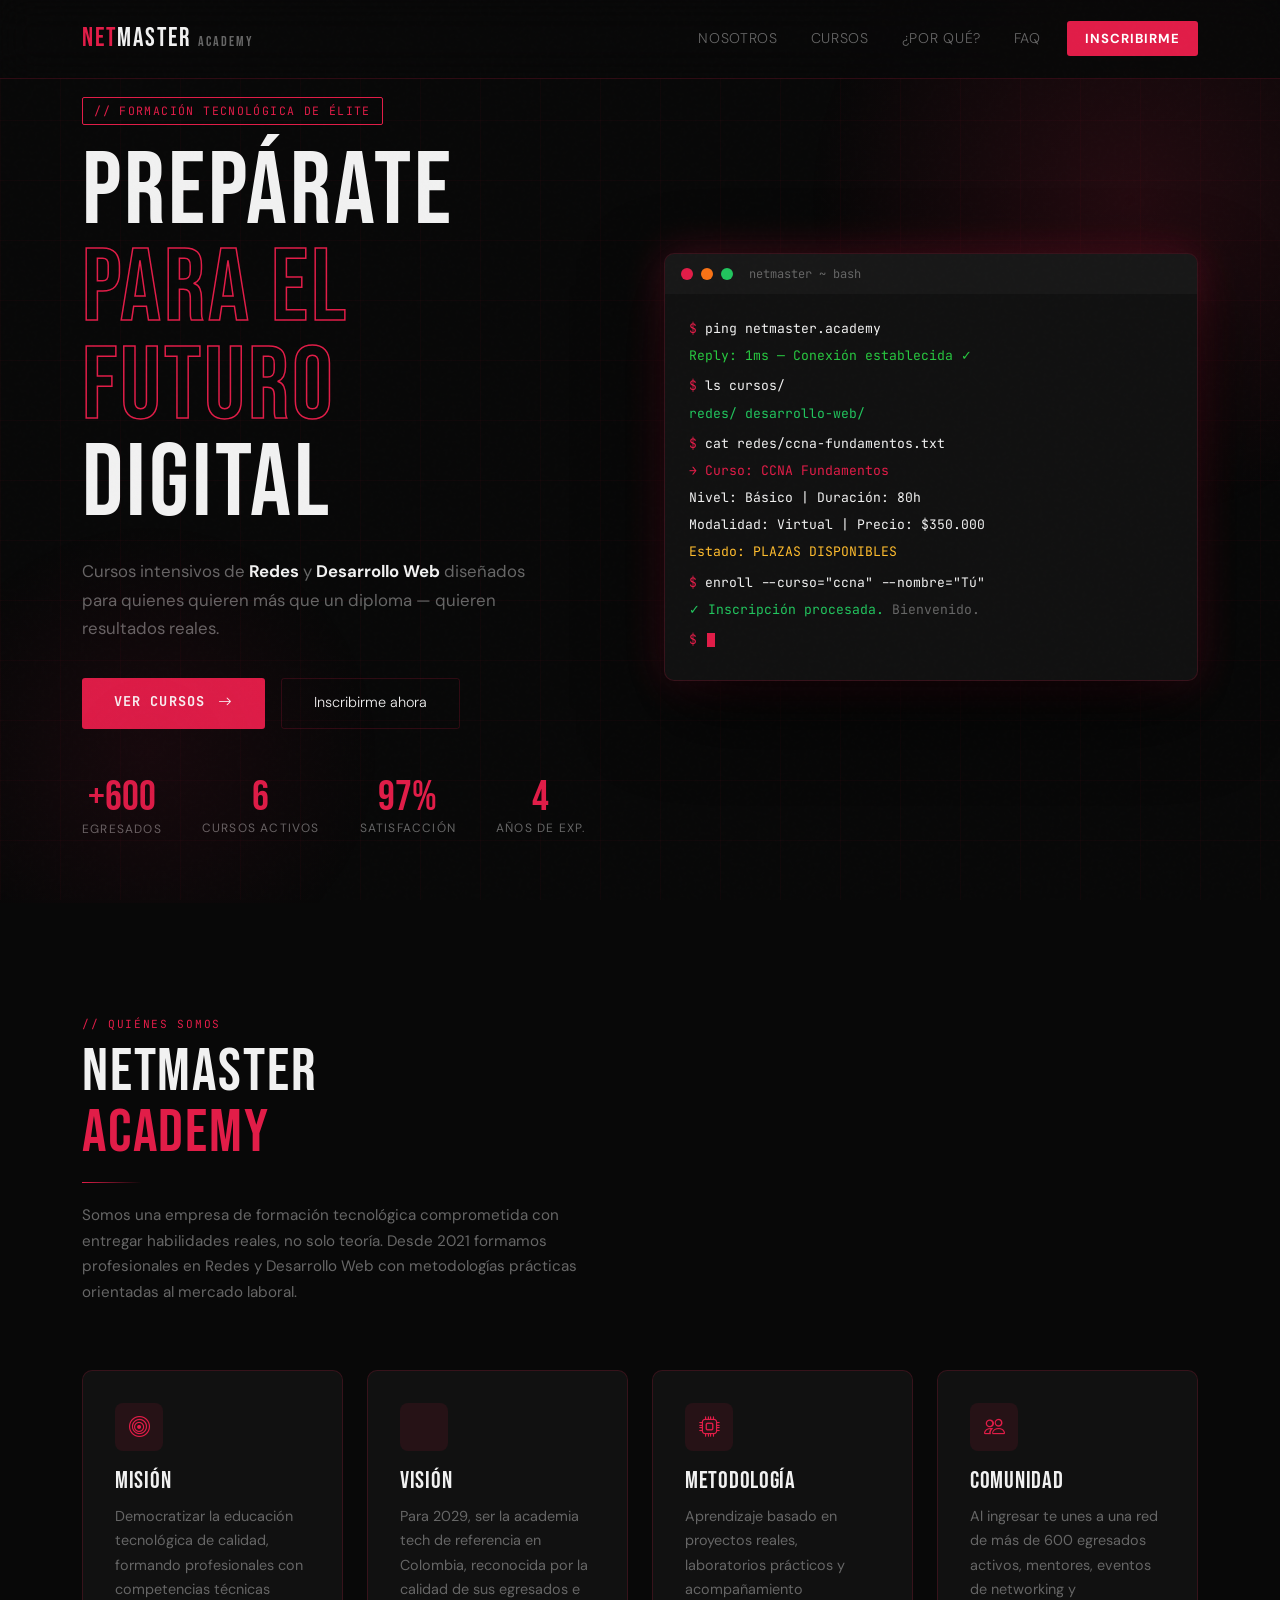
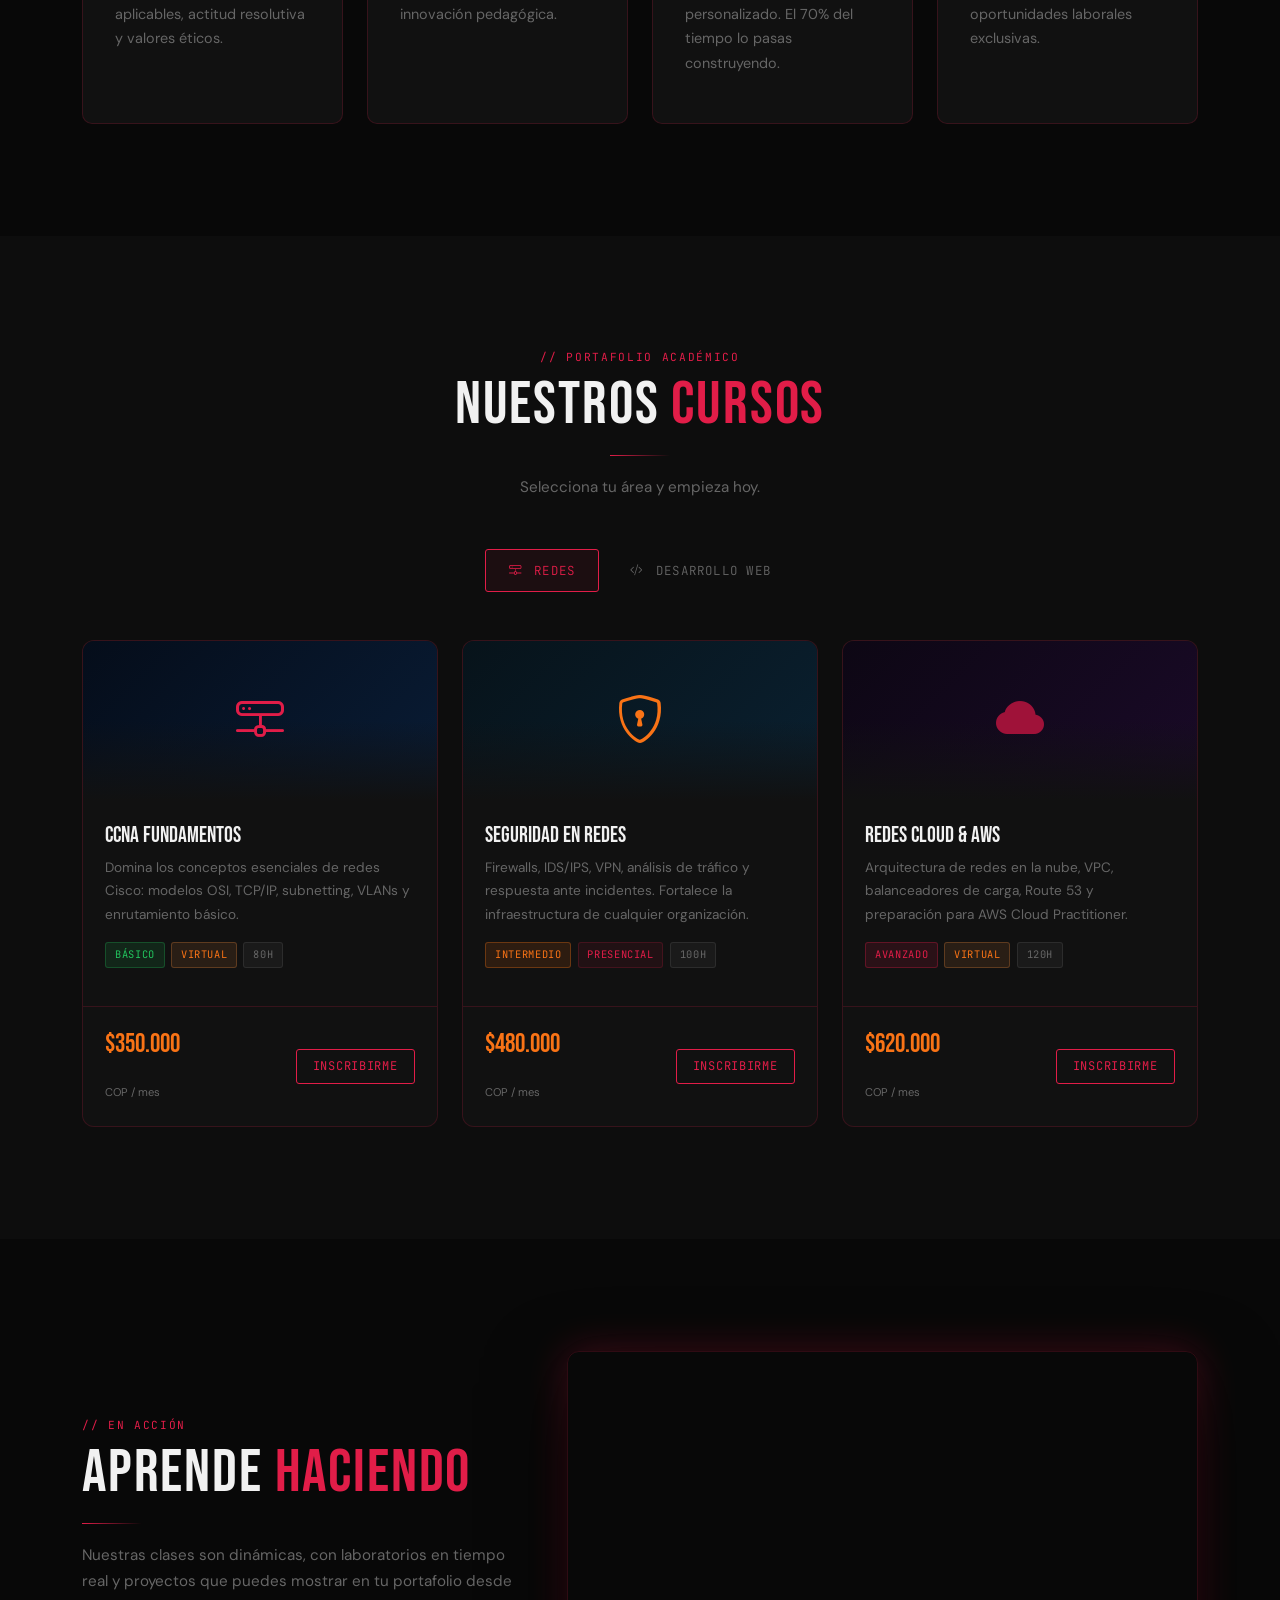
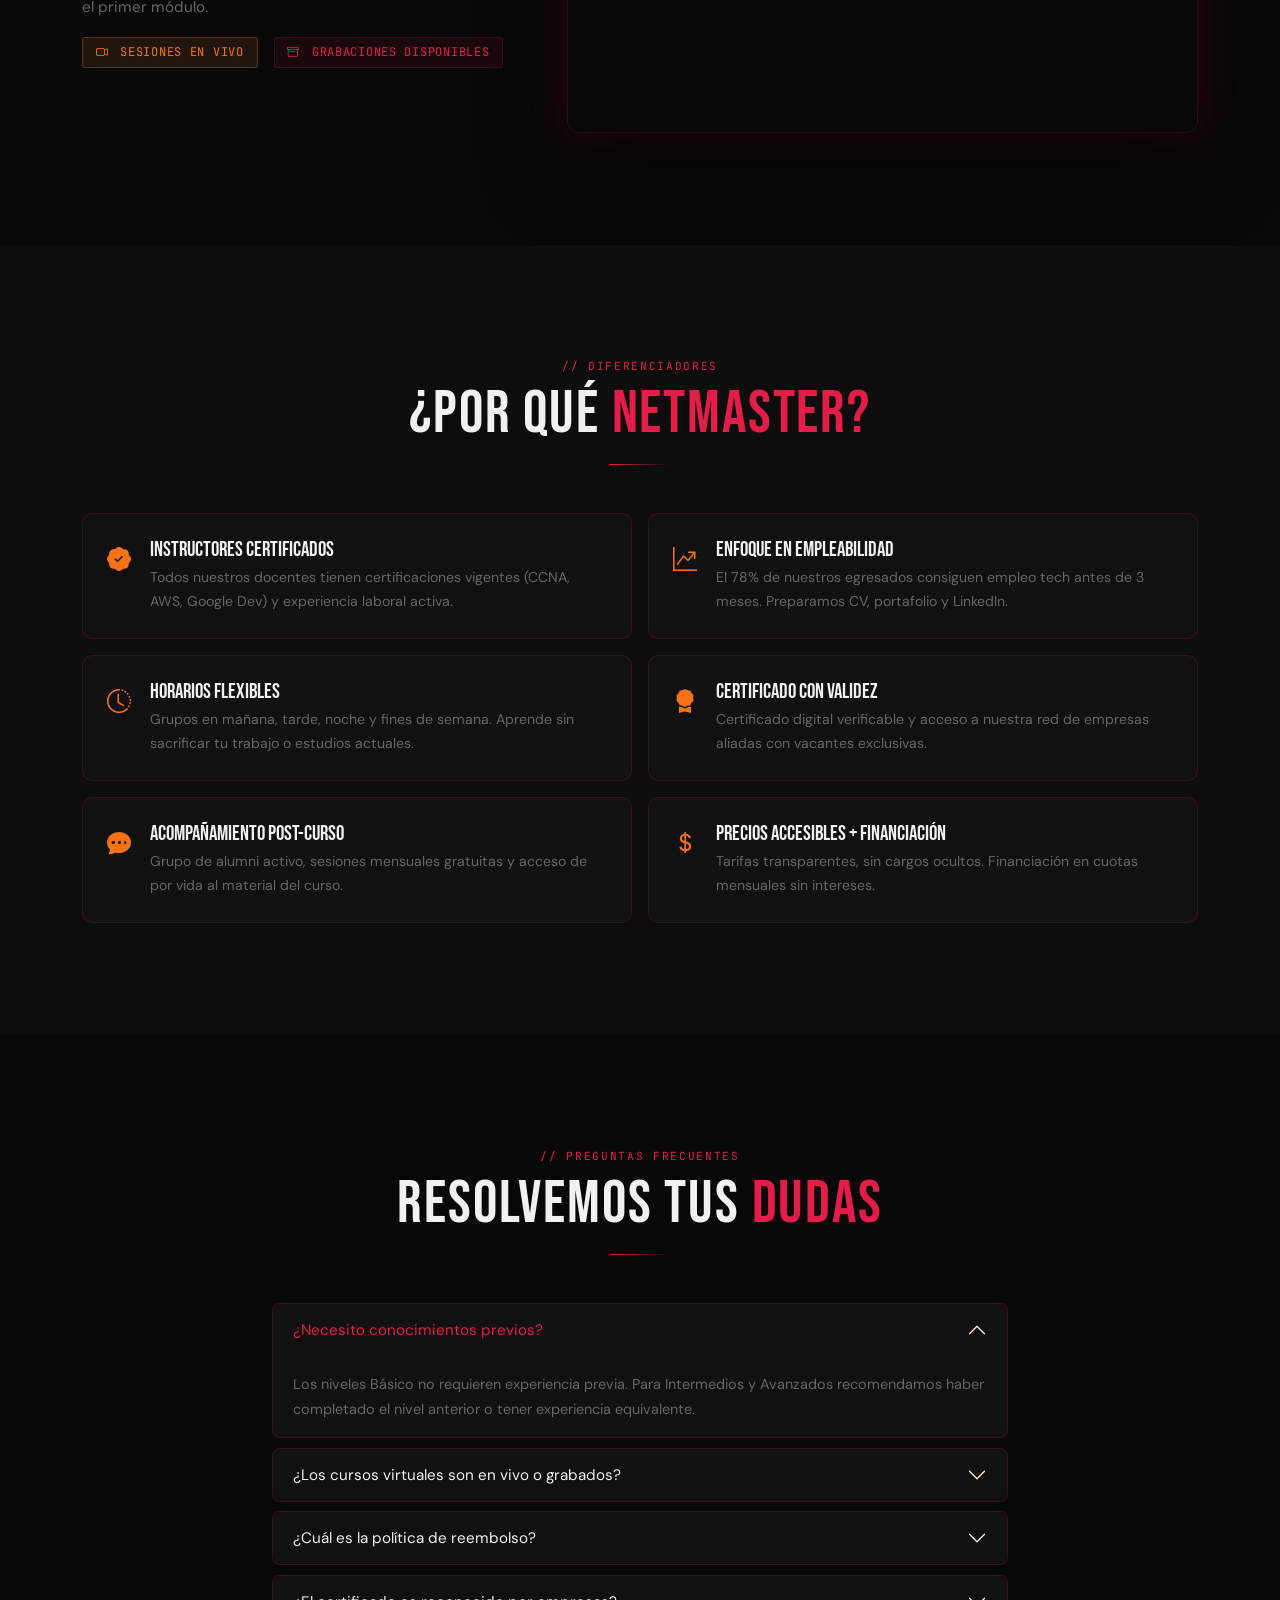
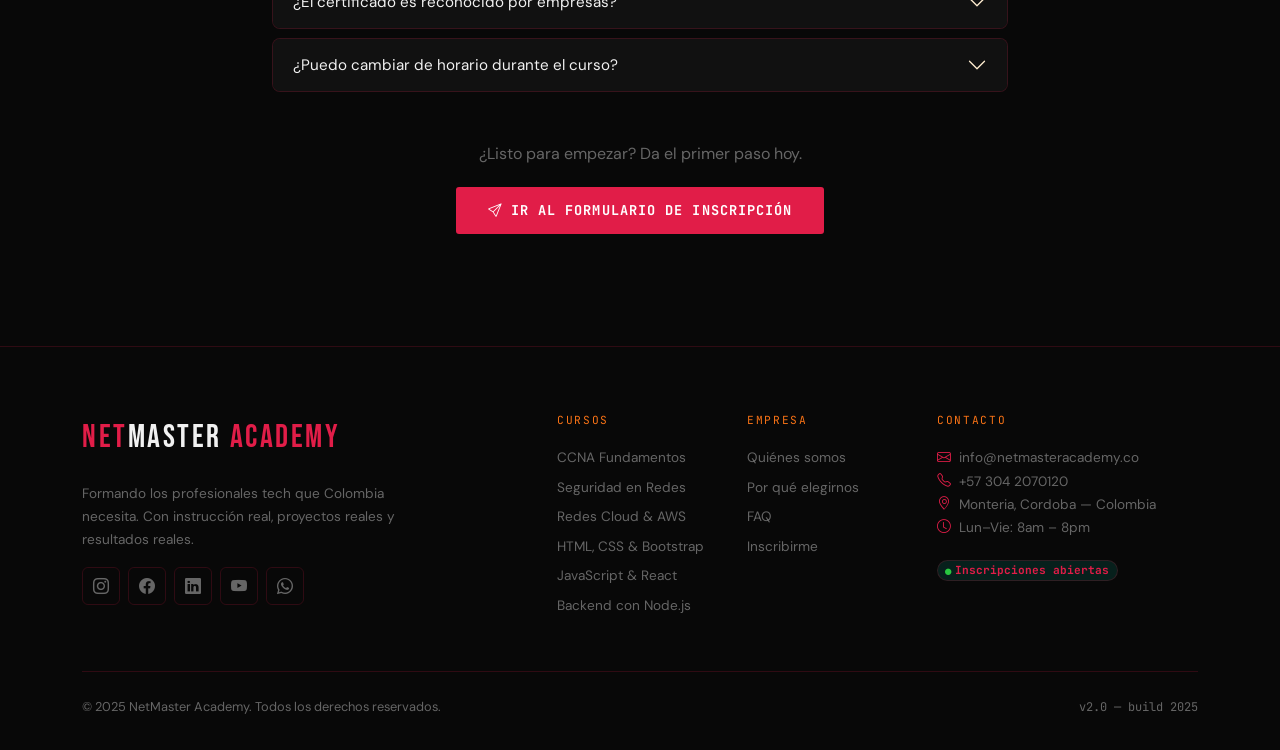
<file: index.html>
<!DOCTYPE html>
<html lang="es">
<head>
  <meta charset="UTF-8" />
  <meta name="viewport" content="width=device-width, initial-scale=1.0" />
  <title>NetMaster Academy — Cursos Tech de Élite</title>
  <link rel="preconnect" href="https://fonts.googleapis.com" />
  <link rel="preconnect" href="https://fonts.gstatic.com" crossorigin />
  <link href="https://fonts.googleapis.com/css2?family=Bebas+Neue&family=DM+Sans:ital,opsz,wght@0,9..40,300;0,9..40,400;0,9..40,700;1,9..40,300&family=JetBrains+Mono:wght@400;700&display=swap" rel="stylesheet" />
  <link href="https://cdn.jsdelivr.net/npm/bootstrap@5.3.3/dist/css/bootstrap.min.css" rel="stylesheet" />
  <link href="https://cdn.jsdelivr.net/npm/bootstrap-icons@1.11.3/font/bootstrap-icons.min.css" rel="stylesheet" />
  <link rel="stylesheet" href="estilos.css" />
</head>
<body>

<!-- NAVBAR -->
<nav class="navbar navbar-expand-lg fixed-top" id="mainNav">
  <div class="container">
    <a class="navbar-brand" href="#hero">NET<span>MASTER</span> <span style="color:var(--muted);font-size:.9rem;">ACADEMY</span></a>
    <button class="navbar-toggler" type="button" data-bs-toggle="collapse" data-bs-target="#navMenu">
      <span class="navbar-toggler-icon"></span>
    </button>
    <div class="collapse navbar-collapse" id="navMenu">
      <ul class="navbar-nav ms-auto align-items-lg-center gap-lg-1">
        <li class="nav-item"><a class="nav-link" href="#nosotros">Nosotros</a></li>
        <li class="nav-item"><a class="nav-link" href="#cursos">Cursos</a></li>
        <li class="nav-item"><a class="nav-link" href="#porque">¿Por qué?</a></li>
        <li class="nav-item"><a class="nav-link" href="#faq">FAQ</a></li>
        <li class="nav-item ms-lg-2">
          <a class="nav-link btn-cta-nav" href="formulario.html">Inscribirme</a>
        </li>
      </ul>
    </div>
  </div>
</nav>

<!-- HERO -->
<header id="hero">
  <div class="container">
    <div class="row align-items-center g-5">
      <div class="col-lg-6">
        <div class="hero-tag mono">// Formación tecnológica de élite</div>
        <h1 class="hero-title">
          PREPÁRATE<br>
          <span class="line2">PARA EL FUTURO</span><br>
          DIGITAL
        </h1>
        <p class="hero-sub">
          Cursos intensivos de <strong style="color:var(--text)">Redes</strong> y
          <strong style="color:var(--text)">Desarrollo Web</strong> diseñados para quienes quieren más que un diploma — quieren resultados reales.
        </p>
        <div class="hero-btns d-flex flex-wrap gap-3">
          <a href="#cursos" class="btn btn-primary-cta">Ver Cursos <i class="bi bi-arrow-right ms-1"></i></a>
          <a href="formulario.html" class="btn btn-ghost">Inscribirme ahora</a>
        </div>
        <div class="hero-stats">
          <div class="stat-item"><div class="stat-num">+600</div><div class="stat-label">Egresados</div></div>
          <div class="stat-item"><div class="stat-num">6</div><div class="stat-label">Cursos activos</div></div>
          <div class="stat-item"><div class="stat-num">97%</div><div class="stat-label">Satisfacción</div></div>
          <div class="stat-item"><div class="stat-num">4</div><div class="stat-label">Años de exp.</div></div>
        </div>
      </div>
      <div class="col-lg-6">
        <div class="terminal-box">
          <div class="terminal-bar">
            <div class="dot dot-r"></div><div class="dot dot-y"></div><div class="dot dot-g"></div>
            <span class="mono ms-2" style="font-size:.75rem;color:var(--muted)">netmaster ~ bash</span>
          </div>
          <div class="terminal-body">
            <div class="t-line"><span class="cmd">$</span> <span class="out">ping netmaster.academy</span></div>
            <div class="t-line" style="color:#28c840">Reply: 1ms — Conexión establecida ✓</div>
            <div class="t-line mt-2"><span class="cmd">$</span> <span class="out">ls cursos/</span></div>
            <div class="t-line"><span class="ok">redes/</span>       <span class="ok">desarrollo-web/</span></div>
            <div class="t-line mt-2"><span class="cmd">$</span> <span class="out">cat redes/ccna-fundamentos.txt</span></div>
            <div class="t-line" style="color:var(--accent)">→ Curso: CCNA Fundamentos</div>
            <div class="t-line" style="color:var(--text)">   Nivel: Básico | Duración: 80h</div>
            <div class="t-line" style="color:var(--text)">   Modalidad: Virtual | Precio: $350.000</div>
            <div class="t-line" style="color:#febc2e">   Estado: PLAZAS DISPONIBLES</div>
            <div class="t-line mt-2"><span class="cmd">$</span> <span class="out">enroll --curso="ccna" --nombre="Tú"</span></div>
            <div class="t-line"><span class="ok">✓ Inscripción procesada.</span> Bienvenido.</div>
            <div class="t-line mt-2"><span class="cmd">$</span> <span class="cursor"></span></div>
          </div>
        </div>
      </div>
    </div>
  </div>
</header>

<!-- NOSOTROS -->
<section id="nosotros">
  <div class="container">
    <div class="row mb-5">
      <div class="col-lg-6 fade-up">
        <div class="section-tag">// Quiénes somos</div>
        <h2 class="section-title">NetMaster<br><span class="accent">Academy</span></h2>
        <div class="divider-line"></div>
        <p class="section-sub">
          Somos una empresa de formación tecnológica comprometida con entregar habilidades reales, no solo teoría.
          Desde 2021 formamos profesionales en Redes y Desarrollo Web con metodologías prácticas orientadas al mercado laboral.
        </p>
      </div>
    </div>
    <div class="row g-4">
      <div class="col-md-6 col-lg-3 fade-up">
        <div class="about-card">
          <div class="about-icon"><i class="bi bi-bullseye"></i></div>
          <h4>Misión</h4>
          <p>Democratizar la educación tecnológica de calidad, formando profesionales con competencias técnicas aplicables, actitud resolutiva y valores éticos.</p>
        </div>
      </div>
      <div class="col-md-6 col-lg-3 fade-up">
        <div class="about-card">
          <div class="about-icon"><i class="bi bi-telescope"></i></div>
          <h4>Visión</h4>
          <p>Para 2029, ser la academia tech de referencia en Colombia, reconocida por la calidad de sus egresados e innovación pedagógica.</p>
        </div>
      </div>
      <div class="col-md-6 col-lg-3 fade-up">
        <div class="about-card">
          <div class="about-icon"><i class="bi bi-cpu"></i></div>
          <h4>Metodología</h4>
          <p>Aprendizaje basado en proyectos reales, laboratorios prácticos y acompañamiento personalizado. El 70% del tiempo lo pasas construyendo.</p>
        </div>
      </div>
      <div class="col-md-6 col-lg-3 fade-up">
        <div class="about-card">
          <div class="about-icon"><i class="bi bi-people"></i></div>
          <h4>Comunidad</h4>
          <p>Al ingresar te unes a una red de más de 600 egresados activos, mentores, eventos de networking y oportunidades laborales exclusivas.</p>
        </div>
      </div>
    </div>
  </div>
</section>

<!-- CURSOS -->
<section id="cursos">
  <div class="container">
    <div class="text-center mb-5 fade-up">
      <div class="section-tag">// Portafolio académico</div>
      <h2 class="section-title">Nuestros <span class="accent">Cursos</span></h2>
      <div class="divider-line mx-auto"></div>
      <p class="section-sub mx-auto">Selecciona tu área y empieza hoy.</p>
    </div>
    <ul class="nav curso-tabs mb-5 justify-content-center gap-2 fade-up" id="cursoTabs" role="tablist">
      <li class="nav-item"><button class="nav-link active" data-bs-toggle="tab" data-bs-target="#redes"><i class="bi bi-hdd-network me-1"></i> Redes</button></li>
      <li class="nav-item"><button class="nav-link" data-bs-toggle="tab" data-bs-target="#devweb"><i class="bi bi-code-slash me-1"></i> Desarrollo Web</button></li>
    </ul>
    <div class="tab-content">
      <!-- REDES -->
      <div class="tab-pane fade show active" id="redes">
        <div class="row g-4">
          <div class="col-md-6 col-lg-4 fade-up">
            <div class="curso-card">
              <div class="curso-img" style="background:linear-gradient(135deg,#050d1a,#091c35);">
                <i class="bi bi-hdd-network" style="position:relative;z-index:1;color:var(--accent);font-size:3rem;"></i>
              </div>
              <div class="curso-body">
                <h5>CCNA Fundamentos</h5>
                <p>Domina los conceptos esenciales de redes Cisco: modelos OSI, TCP/IP, subnetting, VLANs y enrutamiento básico.</p>
                <div class="curso-meta">
                  <span class="tag-badge tag-basic">Básico</span>
                  <span class="tag-badge tag-virtual">Virtual</span>
                  <span class="tag-badge tag-hours">80h</span>
                </div>
              </div>
              <div class="curso-footer">
                <div class="precio">$350.000<br><small>COP / mes</small></div>
                <a href="formulario.html?curso=CCNA+Fundamentos" class="btn-inscribir">Inscribirme</a>
              </div>
            </div>
          </div>
          <div class="col-md-6 col-lg-4 fade-up">
            <div class="curso-card">
              <div class="curso-img" style="background:linear-gradient(135deg,#07131a,#0a2030);">
                <i class="bi bi-shield-lock" style="position:relative;z-index:1;color:var(--accent2);font-size:3rem;"></i>
              </div>
              <div class="curso-body">
                <h5>Seguridad en Redes</h5>
                <p>Firewalls, IDS/IPS, VPN, análisis de tráfico y respuesta ante incidentes. Fortalece la infraestructura de cualquier organización.</p>
                <div class="curso-meta">
                  <span class="tag-badge tag-mid">Intermedio</span>
                  <span class="tag-badge tag-pres">Presencial</span>
                  <span class="tag-badge tag-hours">100h</span>
                </div>
              </div>
              <div class="curso-footer">
                <div class="precio">$480.000<br><small>COP / mes</small></div>
                <a href="formulario.html?curso=Seguridad+en+Redes" class="btn-inscribir">Inscribirme</a>
              </div>
            </div>
          </div>
          <div class="col-md-6 col-lg-4 fade-up">
            <div class="curso-card">
              <div class="curso-img" style="background:linear-gradient(135deg,#0d0714,#1a0a28);">
                <i class="bi bi-cloud-fill" style="position:relative;z-index:1;color:var(--accent3);font-size:3rem;"></i>
              </div>
              <div class="curso-body">
                <h5>Redes Cloud & AWS</h5>
                <p>Arquitectura de redes en la nube, VPC, balanceadores de carga, Route 53 y preparación para AWS Cloud Practitioner.</p>
                <div class="curso-meta">
                  <span class="tag-badge tag-adv">Avanzado</span>
                  <span class="tag-badge tag-virtual">Virtual</span>
                  <span class="tag-badge tag-hours">120h</span>
                </div>
              </div>
              <div class="curso-footer">
                <div class="precio">$620.000<br><small>COP / mes</small></div>
                <a href="formulario.html?curso=Redes+Cloud+AWS" class="btn-inscribir">Inscribirme</a>
              </div>
            </div>
          </div>
        </div>
      </div>
      <!-- DESARROLLO WEB -->
      <div class="tab-pane fade" id="devweb">
        <div class="row g-4">
          <div class="col-md-6 col-lg-4 fade-up">
            <div class="curso-card">
              <div class="curso-img" style="background:linear-gradient(135deg,#0a0e05,#0d1e08);">
                <i class="bi bi-filetype-html" style="position:relative;z-index:1;color:#ff6b35;font-size:3rem;"></i>
              </div>
              <div class="curso-body">
                <h5>HTML, CSS & Bootstrap</h5>
                <p>Diseña sitios web modernos y responsivos desde cero. Aprende semántica HTML5, Flexbox, Grid y Bootstrap 5.</p>
                <div class="curso-meta">
                  <span class="tag-badge tag-basic">Básico</span>
                  <span class="tag-badge tag-virtual">Virtual</span>
                  <span class="tag-badge tag-hours">60h</span>
                </div>
              </div>
              <div class="curso-footer">
                <div class="precio">$280.000<br><small>COP / mes</small></div>
                <a href="formulario.html?curso=HTML+CSS+Bootstrap" class="btn-inscribir">Inscribirme</a>
              </div>
            </div>
          </div>
          <div class="col-md-6 col-lg-4 fade-up">
            <div class="curso-card">
              <div class="curso-img" style="background:linear-gradient(135deg,#0e0e05,#1f1c06);">
                <i class="bi bi-filetype-js" style="position:relative;z-index:1;color:#febc2e;font-size:3rem;"></i>
              </div>
              <div class="curso-body">
                <h5>JavaScript & React</h5>
                <p>De los fundamentos del lenguaje hasta componentes React modernos, hooks, estado global y consumo de APIs REST.</p>
                <div class="curso-meta">
                  <span class="tag-badge tag-mid">Intermedio</span>
                  <span class="tag-badge tag-pres">Presencial</span>
                  <span class="tag-badge tag-hours">110h</span>
                </div>
              </div>
              <div class="curso-footer">
                <div class="precio">$520.000<br><small>COP / mes</small></div>
                <a href="formulario.html?curso=JavaScript+React" class="btn-inscribir">Inscribirme</a>
              </div>
            </div>
          </div>
          <div class="col-md-6 col-lg-4 fade-up">
            <div class="curso-card">
              <div class="curso-img" style="background:linear-gradient(135deg,#050b14,#0b1a2e);">
                <i class="bi bi-server" style="position:relative;z-index:1;color:var(--accent);font-size:3rem;"></i>
              </div>
              <div class="curso-body">
                <h5>Backend con Node.js</h5>
                <p>Construye APIs RESTful robustas con Node, Express, JWT, MySQL/MongoDB y despliegue en la nube.</p>
                <div class="curso-meta">
                  <span class="tag-badge tag-adv">Avanzado</span>
                  <span class="tag-badge tag-virtual">Virtual</span>
                  <span class="tag-badge tag-hours">130h</span>
                </div>
              </div>
              <div class="curso-footer">
                <div class="precio">$650.000<br><small>COP / mes</small></div>
                <a href="formulario.html?curso=Backend+NodeJS" class="btn-inscribir">Inscribirme</a>
              </div>
            </div>
          </div>
        </div>
      </div>
    </div>
  </div>
</section>

<!-- VIDEO -->
<section id="video-section">
  <div class="container">
    <div class="row align-items-center g-5">
      <div class="col-lg-5 fade-up">
        <div class="section-tag">// En acción</div>
        <h2 class="section-title">Aprende <span class="accent">haciendo</span></h2>
        <div class="divider-line"></div>
        <p style="color:var(--muted);font-size:.95rem;">
          Nuestras clases son dinámicas, con laboratorios en tiempo real y proyectos que puedes mostrar en tu portafolio desde el primer módulo.
        </p>
        <div class="d-flex gap-3 mt-3 flex-wrap">
          <span class="tag-badge tag-virtual" style="font-size:.75rem;padding:.3rem .8rem;"><i class="bi bi-camera-video me-1"></i> Sesiones en vivo</span>
          <span class="tag-badge tag-pres" style="font-size:.75rem;padding:.3rem .8rem;"><i class="bi bi-archive me-1"></i> Grabaciones disponibles</span>
        </div>
      </div>
      <div class="col-lg-7 fade-up">
        <div class="video-wrapper">
          <iframe src="https://www.youtube.com/embed/rJW4P2uDJE8" title="Intro NetMaster" height="380" frameborder="0" allow="accelerometer; autoplay; clipboard-write; encrypted-media; gyroscope; picture-in-picture" allowfullscreen></iframe>
        </div>
      </div>
    </div>
  </div>
</section>

<!-- POR QUÉ -->
<section id="porque">
  <div class="container">
    <div class="text-center mb-5 fade-up">
      <div class="section-tag">// Diferenciadores</div>
      <h2 class="section-title">¿Por qué <span class="accent">NetMaster?</span></h2>
      <div class="divider-line mx-auto"></div>
    </div>
    <div class="row g-3">
      <div class="col-md-6 fade-up">
        <div class="why-item">
          <div class="why-icon"><i class="bi bi-patch-check-fill"></i></div>
          <div><h5>Instructores certificados</h5><p>Todos nuestros docentes tienen certificaciones vigentes (CCNA, AWS, Google Dev) y experiencia laboral activa.</p></div>
        </div>
      </div>
      <div class="col-md-6 fade-up">
        <div class="why-item">
          <div class="why-icon"><i class="bi bi-graph-up-arrow"></i></div>
          <div><h5>Enfoque en empleabilidad</h5><p>El 78% de nuestros egresados consiguen empleo tech antes de 3 meses. Preparamos CV, portafolio y LinkedIn.</p></div>
        </div>
      </div>
      <div class="col-md-6 fade-up">
        <div class="why-item">
          <div class="why-icon"><i class="bi bi-clock-history"></i></div>
          <div><h5>Horarios flexibles</h5><p>Grupos en mañana, tarde, noche y fines de semana. Aprende sin sacrificar tu trabajo o estudios actuales.</p></div>
        </div>
      </div>
      <div class="col-md-6 fade-up">
        <div class="why-item">
          <div class="why-icon"><i class="bi bi-award-fill"></i></div>
          <div><h5>Certificado con validez</h5><p>Certificado digital verificable y acceso a nuestra red de empresas aliadas con vacantes exclusivas.</p></div>
        </div>
      </div>
      <div class="col-md-6 fade-up">
        <div class="why-item">
          <div class="why-icon"><i class="bi bi-chat-dots-fill"></i></div>
          <div><h5>Acompañamiento post-curso</h5><p>Grupo de alumni activo, sesiones mensuales gratuitas y acceso de por vida al material del curso.</p></div>
        </div>
      </div>
      <div class="col-md-6 fade-up">
        <div class="why-item">
          <div class="why-icon"><i class="bi bi-currency-dollar"></i></div>
          <div><h5>Precios accesibles + financiación</h5><p>Tarifas transparentes, sin cargos ocultos. Financiación en cuotas mensuales sin intereses.</p></div>
        </div>
      </div>
    </div>
  </div>
</section>

<!-- FAQ -->
<section id="faq">
  <div class="container">
    <div class="row justify-content-center">
      <div class="col-lg-8">
        <div class="text-center mb-5 fade-up">
          <div class="section-tag">// Preguntas frecuentes</div>
          <h2 class="section-title">Resolvemos tus <span class="accent">dudas</span></h2>
          <div class="divider-line mx-auto"></div>
        </div>
        <div class="accordion fade-up" id="faqAccordion">
          <div class="accordion-item">
            <h2 class="accordion-header">
              <button class="accordion-button" type="button" data-bs-toggle="collapse" data-bs-target="#faq1">¿Necesito conocimientos previos?</button>
            </h2>
            <div id="faq1" class="accordion-collapse collapse show" data-bs-parent="#faqAccordion">
              <div class="accordion-body">Los niveles Básico no requieren experiencia previa. Para Intermedios y Avanzados recomendamos haber completado el nivel anterior o tener experiencia equivalente.</div>
            </div>
          </div>
          <div class="accordion-item">
            <h2 class="accordion-header">
              <button class="accordion-button collapsed" type="button" data-bs-toggle="collapse" data-bs-target="#faq2">¿Los cursos virtuales son en vivo o grabados?</button>
            </h2>
            <div id="faq2" class="accordion-collapse collapse" data-bs-parent="#faqAccordion">
              <div class="accordion-body">Son en vivo con horario fijo. Todas las sesiones quedan grabadas en la plataforma por 12 meses para que puedas repasar cuando quieras.</div>
            </div>
          </div>
          <div class="accordion-item">
            <h2 class="accordion-header">
              <button class="accordion-button collapsed" type="button" data-bs-toggle="collapse" data-bs-target="#faq3">¿Cuál es la política de reembolso?</button>
            </h2>
            <div id="faq3" class="accordion-collapse collapse" data-bs-parent="#faqAccordion">
              <div class="accordion-body">Garantía de 7 días: si no estás satisfecho con el primer módulo, te devolvemos el 100% de tu inversión sin preguntas.</div>
            </div>
          </div>
          <div class="accordion-item">
            <h2 class="accordion-header">
              <button class="accordion-button collapsed" type="button" data-bs-toggle="collapse" data-bs-target="#faq4">¿El certificado es reconocido por empresas?</button>
            </h2>
            <div id="faq4" class="accordion-collapse collapse" data-bs-parent="#faqAccordion">
              <div class="accordion-body">Reconocido por más de 30 empresas aliadas en la región. Incluye QR de verificación para que reclutadores lo validen directamente.</div>
            </div>
          </div>
          <div class="accordion-item">
            <h2 class="accordion-header">
              <button class="accordion-button collapsed" type="button" data-bs-toggle="collapse" data-bs-target="#faq5">¿Puedo cambiar de horario durante el curso?</button>
            </h2>
            <div id="faq5" class="accordion-collapse collapse" data-bs-parent="#faqAccordion">
              <div class="accordion-body">Sí, una vez por cohorte puedes solicitar cambio de grupo si hay cupo disponible. El proceso tarda máximo 48 horas hábiles.</div>
            </div>
          </div>
        </div>

        <!-- CTA al formulario -->
        <div class="text-center mt-5 fade-up">
          <p style="color:var(--muted);margin-bottom:1.2rem;">¿Listo para empezar? Da el primer paso hoy.</p>
          <a href="formulario.html" class="btn btn-primary-cta">
            <i class="bi bi-send me-2"></i>Ir al formulario de inscripción
          </a>
        </div>
      </div>
    </div>
  </div>
</section>

<!-- FOOTER -->
<footer>
  <div class="container">
    <div class="row g-4">
      <div class="col-lg-4">
        <div class="footer-brand">NET<span>MASTER</span> ACADEMY</div>
        <p class="mt-3">Formando los profesionales tech que Colombia necesita. Con instrucción real, proyectos reales y resultados reales.</p>
        <div class="d-flex gap-2 mt-3">
          <a href="#" class="social-icon"><i class="bi bi-instagram"></i></a>
          <a href="#" class="social-icon"><i class="bi bi-facebook"></i></a>
          <a href="#" class="social-icon"><i class="bi bi-linkedin"></i></a>
          <a href="#" class="social-icon"><i class="bi bi-youtube"></i></a>
          <a href="#" class="social-icon"><i class="bi bi-whatsapp"></i></a>
        </div>
      </div>
      <div class="col-sm-6 col-lg-2 offset-lg-1">
        <div class="footer-heading">Cursos</div>
        <a href="#cursos" class="footer-link">CCNA Fundamentos</a>
        <a href="#cursos" class="footer-link">Seguridad en Redes</a>
        <a href="#cursos" class="footer-link">Redes Cloud & AWS</a>
        <a href="#cursos" class="footer-link">HTML, CSS & Bootstrap</a>
        <a href="#cursos" class="footer-link">JavaScript & React</a>
        <a href="#cursos" class="footer-link">Backend con Node.js</a>
      </div>
      <div class="col-sm-6 col-lg-2">
        <div class="footer-heading">Empresa</div>
        <a href="#nosotros" class="footer-link">Quiénes somos</a>
        <a href="#porque" class="footer-link">Por qué elegirnos</a>
        <a href="#faq" class="footer-link">FAQ</a>
        <a href="formulario.html" class="footer-link">Inscribirme</a>
      </div>
      <div class="col-lg-3">
        <div class="footer-heading">Contacto</div>
        <p style="font-size:.85rem;">
          <i class="bi bi-envelope me-2" style="color:var(--accent)"></i>info@netmasteracademy.co<br>
          <i class="bi bi-telephone me-2" style="color:var(--accent)"></i>+57 304 2070120<br>
          <i class="bi bi-geo-alt me-2" style="color:var(--accent)"></i>Monteria, Cordoba — Colombia<br>
          <i class="bi bi-clock me-2" style="color:var(--accent)"></i>Lun–Vie: 8am – 8pm
        </p>
        <span class="badge rounded-pill" style="background:rgba(0,245,200,.1);color:var(--accent);border:1px solid var(--border);font-family:var(--font-mono);font-size:.7rem;">
          <i class="bi bi-circle-fill me-1" style="font-size:.4rem;color:#28c840"></i>Inscripciones abiertas
        </span>
      </div>
    </div>
    <div class="footer-copy d-flex flex-wrap justify-content-between align-items-center gap-2">
      <span>© 2025 NetMaster Academy. Todos los derechos reservados.</span>
      <span class="mono" style="font-size:.75rem;color:var(--muted)">v2.0 — build 2025</span>
    </div>
  </div>
</footer>

<script src="https://cdn.jsdelivr.net/npm/bootstrap@5.3.3/dist/js/bootstrap.bundle.min.js"></script>
<script src="main.js"></script>
</body>
</html>
</file>
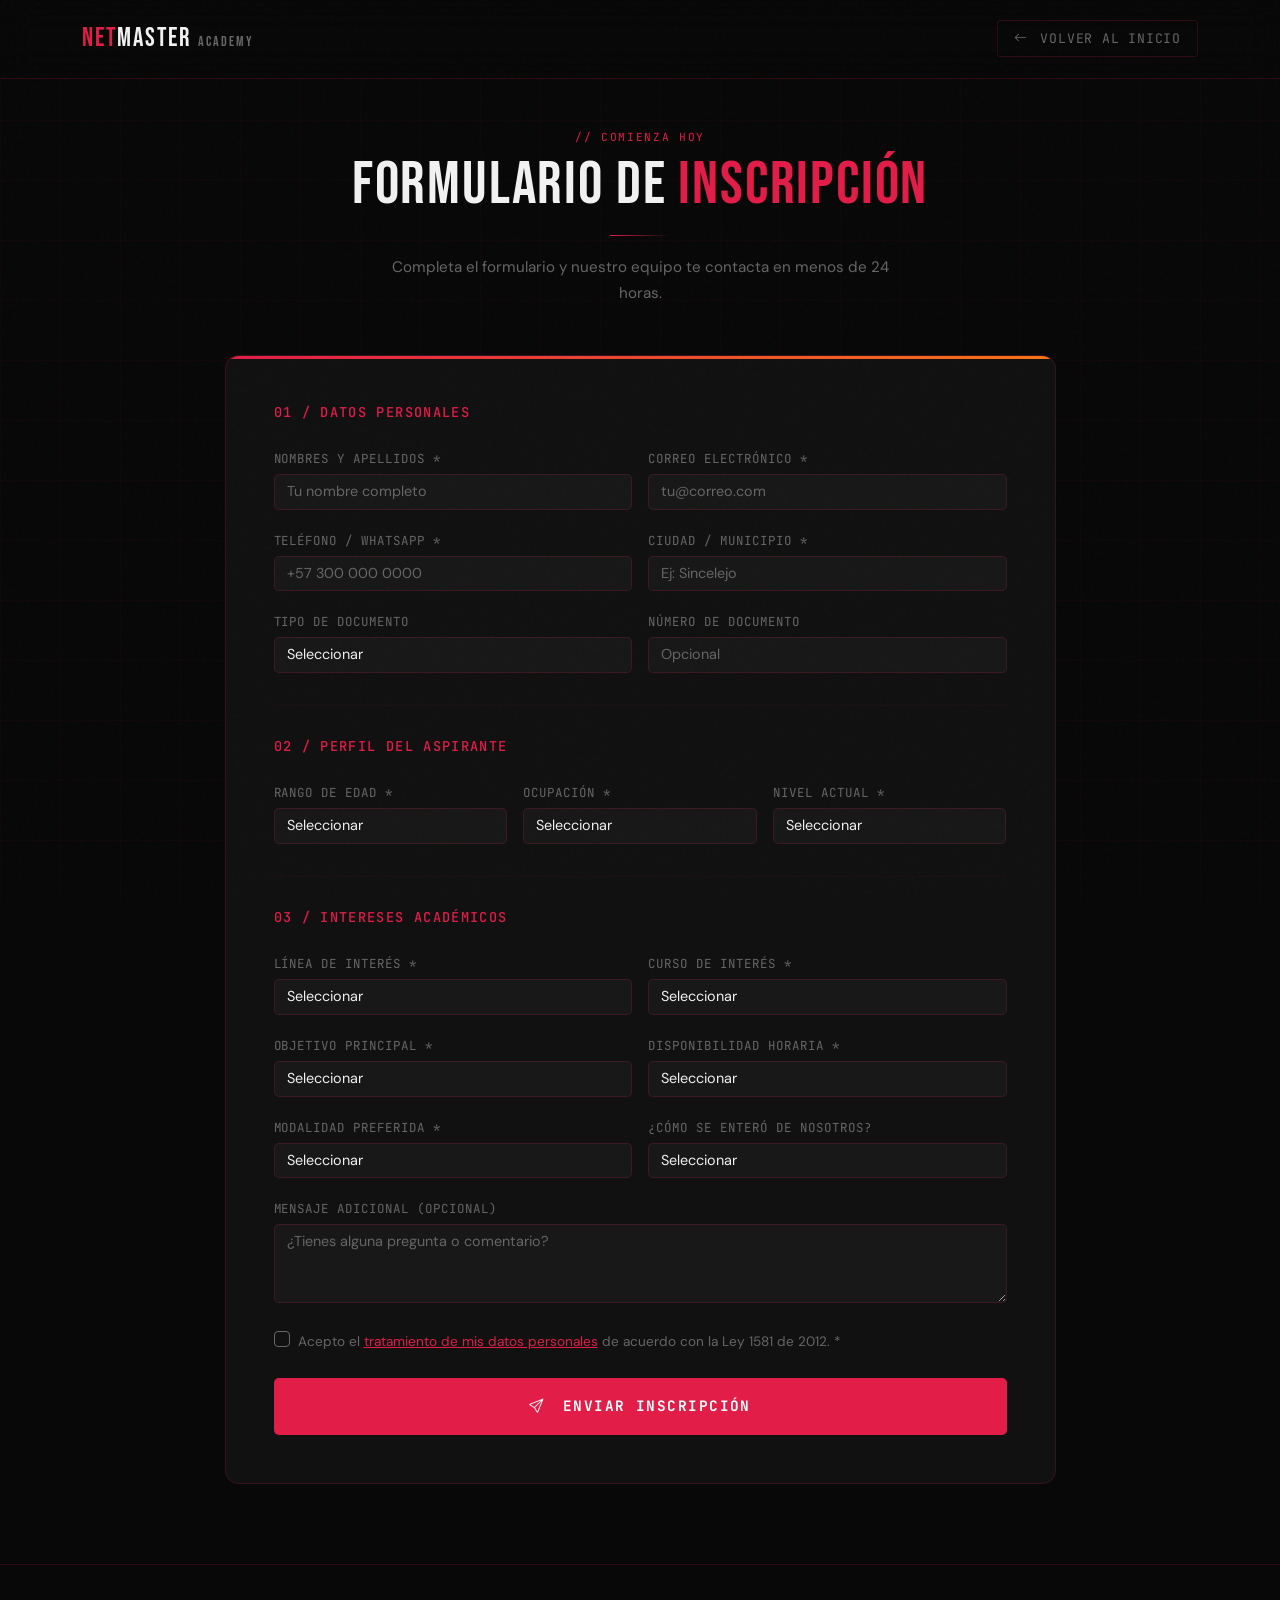
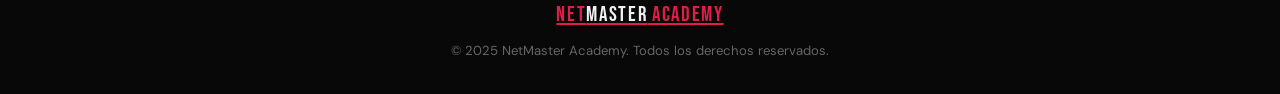
<file: formulario.html>
<!DOCTYPE html>
<html lang="es">
<head>
  <meta charset="UTF-8" />
  <meta name="viewport" content="width=device-width, initial-scale=1.0" />
  <title>Inscripción — NetMaster Academy</title>
  <link rel="preconnect" href="https://fonts.googleapis.com" />
  <link rel="preconnect" href="https://fonts.gstatic.com" crossorigin />
  <link href="https://fonts.googleapis.com/css2?family=Bebas+Neue&family=DM+Sans:ital,opsz,wght@0,9..40,300;0,9..40,400;0,9..40,700&family=JetBrains+Mono:wght@400;700&display=swap" rel="stylesheet" />
  <link href="https://cdn.jsdelivr.net/npm/bootstrap@5.3.3/dist/css/bootstrap.min.css" rel="stylesheet" />
  <link href="https://cdn.jsdelivr.net/npm/bootstrap-icons@1.11.3/font/bootstrap-icons.min.css" rel="stylesheet" />
  <link rel="stylesheet" href="estilos.css" />
</head>
<body>

<!-- NAVBAR -->
<nav class="navbar navbar-expand-lg fixed-top" id="mainNav">
  <div class="container">
    <a class="navbar-brand" href="index.html">NET<span>MASTER</span> <span style="color:var(--muted);font-size:.9rem;">ACADEMY</span></a>
    <div class="ms-auto">
      <a href="index.html" class="btn-ghost-sm">
        <i class="bi bi-arrow-left me-1"></i> Volver al inicio
      </a>
    </div>
  </div>
</nav>

<!-- FORMULARIO HERO -->
<section id="form-hero">
  <div class="container">
    <div class="text-center mb-5 fade-up">
      <div class="section-tag">// Comienza hoy</div>
      <h1 class="section-title">Formulario de <span class="accent">Inscripción</span></h1>
      <div class="divider-line mx-auto"></div>
      <p class="section-sub mx-auto">
        Completa el formulario y nuestro equipo te contacta en menos de 24 horas.
      </p>
    </div>

    <div class="row justify-content-center">
      <div class="col-lg-9">
        <div class="form-wrap fade-up">

          <!-- Alert de éxito -->
          <div class="alert-success-custom" id="successAlert">
            <i class="bi bi-check-circle me-2"></i>
            ¡Inscripción enviada con éxito! Te contactaremos pronto.
          </div>

          <form action="https://formsubmit.co/shiara.padilla@campusucc.edu.co" method="POST" id="inscripcionForm">
            <input type="hidden" name="_subject" value="Nueva inscripción — NetMaster Academy">
            <input type="hidden" name="_captcha" value="false">
            <input type="hidden" name="_next" value="">

            <!-- BLOQUE 01 -->
            <h5 class="form-section-title">01 / DATOS PERSONALES</h5>
            <div class="row g-3 mb-4">
              <div class="col-md-6">
                <label class="form-label" for="nombres">Nombres y apellidos *</label>
                <input type="text" class="form-control" id="nombres" name="nombres" placeholder="Tu nombre completo" required>
              </div>
              <div class="col-md-6">
                <label class="form-label" for="email">Correo electrónico *</label>
                <input type="email" class="form-control" id="email" name="email" placeholder="tu@correo.com" required>
              </div>
              <div class="col-md-6">
                <label class="form-label" for="telefono">Teléfono / WhatsApp *</label>
                <input type="tel" class="form-control" id="telefono" name="telefono" placeholder="+57 300 000 0000" required>
              </div>
              <div class="col-md-6">
                <label class="form-label" for="ciudad">Ciudad / Municipio *</label>
                <input type="text" class="form-control" id="ciudad" name="ciudad" placeholder="Ej: Sincelejo" required>
              </div>
              <div class="col-md-6">
                <label class="form-label" for="documento">Tipo de documento</label>
                <select class="form-select" id="documento" name="tipo_documento">
                  <option value="">Seleccionar</option>
                  <option>Cédula de ciudadanía</option>
                  <option>Tarjeta de identidad</option>
                  <option>Pasaporte</option>
                  <option>Cédula de extranjería</option>
                </select>
              </div>
              <div class="col-md-6">
                <label class="form-label" for="num_doc">Número de documento</label>
                <input type="text" class="form-control" id="num_doc" name="numero_documento" placeholder="Opcional">
              </div>
            </div>

            <hr class="form-divider">

            <!-- BLOQUE 02 -->
            <h5 class="form-section-title">02 / PERFIL DEL ASPIRANTE</h5>
            <div class="row g-3 mb-4">
              <div class="col-md-4">
                <label class="form-label" for="edad">Rango de edad *</label>
                <select class="form-select" id="edad" name="rango_edad" required>
                  <option value="">Seleccionar</option>
                  <option>15 – 18 años</option>
                  <option>19 – 25 años</option>
                  <option>26 – 35 años</option>
                  <option>36 – 45 años</option>
                  <option>Más de 45 años</option>
                </select>
              </div>
              <div class="col-md-4">
                <label class="form-label" for="ocupacion">Ocupación *</label>
                <select class="form-select" id="ocupacion" name="ocupacion" required>
                  <option value="">Seleccionar</option>
                  <option>Estudiante</option>
                  <option>Empleado</option>
                  <option>Independiente / Freelancer</option>
                  <option>Desempleado</option>
                  <option>Empresario</option>
                </select>
              </div>
              <div class="col-md-4">
                <label class="form-label" for="nivel_actual">Nivel actual *</label>
                <select class="form-select" id="nivel_actual" name="nivel_actual" required>
                  <option value="">Seleccionar</option>
                  <option>Principiante</option>
                  <option>Intermedio</option>
                  <option>Avanzado</option>
                </select>
              </div>
            </div>

            <hr class="form-divider">

            <!-- BLOQUE 03 -->
            <h5 class="form-section-title">03 / INTERESES ACADÉMICOS</h5>
            <div class="row g-3 mb-4">
              <div class="col-md-6">
                <label class="form-label" for="linea">Línea de interés *</label>
                <select class="form-select" id="linea" name="linea_interes" required>
                  <option value="">Seleccionar</option>
                  <option>Redes</option>
                  <option>Desarrollo Web</option>
                  <option>Ambas</option>
                </select>
              </div>
              <div class="col-md-6">
                <label class="form-label" for="curso_interes">Curso de interés *</label>
                <select class="form-select" id="curso_interes" name="curso_interes" required>
                  <option value="">Seleccionar</option>
                  <optgroup label="Redes">
                    <option>CCNA Fundamentos</option>
                    <option>Seguridad en Redes</option>
                    <option>Redes Cloud & AWS</option>
                  </optgroup>
                  <optgroup label="Desarrollo Web">
                    <option>HTML, CSS & Bootstrap</option>
                    <option>JavaScript & React</option>
                    <option>Backend con Node.js</option>
                  </optgroup>
                </select>
              </div>
              <div class="col-md-6">
                <label class="form-label" for="objetivo">Objetivo principal *</label>
                <select class="form-select" id="objetivo" name="objetivo" required>
                  <option value="">Seleccionar</option>
                  <option>Conseguir empleo</option>
                  <option>Emprendimiento</option>
                  <option>Mejorar desempeño laboral</option>
                  <option>Obtener certificación</option>
                  <option>Aprendizaje personal</option>
                </select>
              </div>
              <div class="col-md-6">
                <label class="form-label" for="disponibilidad">Disponibilidad horaria *</label>
                <select class="form-select" id="disponibilidad" name="disponibilidad_horaria" required>
                  <option value="">Seleccionar</option>
                  <option>Mañana (6am – 12m)</option>
                  <option>Tarde (12m – 6pm)</option>
                  <option>Noche (6pm – 10pm)</option>
                  <option>Fines de semana</option>
                </select>
              </div>
              <div class="col-md-6">
                <label class="form-label" for="modalidad">Modalidad preferida *</label>
                <select class="form-select" id="modalidad" name="modalidad_preferida" required>
                  <option value="">Seleccionar</option>
                  <option>Virtual</option>
                  <option>Presencial</option>
                  <option>Mixta</option>
                </select>
              </div>
              <div class="col-md-6">
                <label class="form-label" for="como_entero">¿Cómo se enteró de nosotros?</label>
                <select class="form-select" id="como_entero" name="canal_adquisicion">
                  <option value="">Seleccionar</option>
                  <option>Redes sociales (Instagram / Facebook)</option>
                  <option>Recomendación de un amigo</option>
                  <option>Google</option>
                  <option>Feria o evento</option>
                  <option>WhatsApp</option>
                  <option>Otro</option>
                </select>
              </div>
              <div class="col-12">
                <label class="form-label" for="mensaje">Mensaje adicional (opcional)</label>
                <textarea class="form-control" id="mensaje" name="mensaje" rows="3" placeholder="¿Tienes alguna pregunta o comentario?"></textarea>
              </div>
            </div>

            <div class="mb-4">
              <div class="form-check">
                <input class="form-check-input" type="checkbox" id="tratamiento" name="acepta_tratamiento_datos" required>
                <label class="form-check-label" for="tratamiento">
                  Acepto el <a href="#" style="color:var(--accent);">tratamiento de mis datos personales</a> de acuerdo con la Ley 1581 de 2012. *
                </label>
              </div>
            </div>

            <button type="submit" class="btn-submit" id="submitBtn">
              <i class="bi bi-send me-2"></i> Enviar inscripción
            </button>
          </form>
        </div>
      </div>
    </div>
  </div>
</section>

<!-- MINI FOOTER -->
<footer class="mini-footer">
  <div class="container text-center">
    <a href="index.html" class="footer-brand" style="font-size:1.3rem;">NET<span>MASTER</span> ACADEMY</a>
    <p style="margin-top:.5rem;">© 2025 NetMaster Academy. Todos los derechos reservados.</p>
  </div>
</footer>

<script src="https://cdn.jsdelivr.net/npm/bootstrap@5.3.3/dist/js/bootstrap.bundle.min.js"></script>
<script src="main.js"></script>
</body>
</html>
</file>
<file: estilos.css>
/* ══════════════════════════════════════════
   TOKENS / VARIABLES — Rojo + Negro
══════════════════════════════════════════ */
:root {
  --bg:      #080808;
  --bg2:     #0d0d0d;
  --surface: #111111;
  --accent:  #e11d48;
  --accent-bright: #fb4a67;
  --accent2: #f97316;
  --accent3: #9f1239;
  --text:    #f1f1f1;
  --muted:   #666666;
  --border:  rgba(225,29,72,.18);
  --font-display: 'Bebas Neue', sans-serif;
  --font-body:    'DM Sans', sans-serif;
  --font-mono:    'JetBrains Mono', monospace;
  --glow:    0 0 40px rgba(225,29,72,.3);
  --glow2:   0 0 40px rgba(249,115,22,.25);
}

/* ══════════════════════════════════════════
   RESET & BASE
══════════════════════════════════════════ */
*, *::before, *::after { box-sizing: border-box; margin: 0; padding: 0; }
html { scroll-behavior: smooth; }
body {
  background: var(--bg);
  color: var(--text);
  font-family: var(--font-body);
  font-size: 1rem;
  line-height: 1.7;
  overflow-x: hidden;
}

body::before {
  content: '';
  position: fixed; inset: 0;
  background-image: url("data:image/svg+xml,%3Csvg viewBox='0 0 256 256' xmlns='http://www.w3.org/2000/svg'%3E%3Cfilter id='n'%3E%3CfeTurbulence type='fractalNoise' baseFrequency='0.9' numOctaves='4' stitchTiles='stitch'/%3E%3C/filter%3E%3Crect width='100%25' height='100%25' filter='url(%23n)' opacity='0.035'/%3E%3C/svg%3E");
  pointer-events: none; z-index: 9999; opacity: .35;
}

body::after {
  content: '';
  position: fixed; inset: 0;
  background-image:
    linear-gradient(rgba(225,29,72,.04) 1px, transparent 1px),
    linear-gradient(90deg, rgba(225,29,72,.04) 1px, transparent 1px);
  background-size: 60px 60px;
  pointer-events: none; z-index: 0;
}

section, header, footer, nav { position: relative; z-index: 1; }

/* ══════════════════════════════════════════
   TYPOGRAPHY
══════════════════════════════════════════ */
h1, h2, h3, h4, .display { font-family: var(--font-display); letter-spacing: .03em; }
.mono    { font-family: var(--font-mono); }
.accent  { color: var(--accent); }
.accent2 { color: var(--accent2); }
.accent3 { color: var(--accent3); }
.muted   { color: var(--muted); }

/* ══════════════════════════════════════════
   NAVBAR
══════════════════════════════════════════ */
#mainNav {
  background: rgba(8,8,8,.88);
  backdrop-filter: blur(18px);
  border-bottom: 1px solid var(--border);
  padding: .75rem 0;
  transition: background .3s;
}
#mainNav .navbar-brand {
  font-family: var(--font-display);
  font-size: 1.6rem;
  color: var(--accent) !important;
  letter-spacing: .08em;
}
#mainNav .navbar-brand span { color: var(--text); }
.nav-link {
  color: var(--muted) !important;
  font-weight: 300;
  font-size: .88rem;
  letter-spacing: .05em;
  text-transform: uppercase;
  transition: color .2s;
  padding: .4rem .9rem !important;
}
.nav-link:hover, .nav-link.active { color: var(--accent) !important; }
.navbar-toggler { border-color: var(--border); }
.navbar-toggler-icon { filter: invert(1); }

.btn-cta-nav {
  background: var(--accent);
  color: #fff !important;
  border-radius: 3px;
  font-weight: 700;
  padding: .4rem 1.1rem !important;
  font-size: .82rem;
  letter-spacing: .08em;
  text-transform: uppercase;
  transition: box-shadow .2s, transform .15s;
}
.btn-cta-nav:hover { box-shadow: var(--glow); transform: translateY(-1px); }

/* ══════════════════════════════════════════
   HERO
══════════════════════════════════════════ */
#hero {
  min-height: 100vh;
  display: flex; align-items: center;
  padding: 6rem 0 4rem;
  overflow: hidden;
}
#hero::before {
  content: '';
  position: absolute;
  width: 700px; height: 700px;
  background: radial-gradient(circle, rgba(225,29,72,.13) 0%, transparent 65%);
  border-radius: 50%;
  top: -150px; right: -200px;
  animation: blobDrift 12s ease-in-out infinite alternate;
  pointer-events: none;
}
#hero::after {
  content: '';
  position: absolute;
  width: 500px; height: 500px;
  background: radial-gradient(circle, rgba(159,18,57,.1) 0%, transparent 65%);
  border-radius: 50%;
  bottom: -100px; left: -100px;
  animation: blobDrift 15s ease-in-out infinite alternate-reverse;
  pointer-events: none;
}
@keyframes blobDrift {
  from { transform: translate(0,0) scale(1); }
  to   { transform: translate(40px,30px) scale(1.08); }
}

.hero-tag {
  display: inline-block;
  font-family: var(--font-mono);
  font-size: .72rem;
  color: var(--accent);
  border: 1px solid var(--accent);
  border-radius: 2px;
  padding: .2rem .7rem;
  letter-spacing: .12em;
  text-transform: uppercase;
  margin-bottom: 1.2rem;
  animation: fadeUp .6s ease both;
}
.hero-title {
  font-size: clamp(3.5rem, 8vw, 7.5rem);
  line-height: .95;
  margin-bottom: 1.5rem;
  animation: fadeUp .7s .1s ease both;
}
.hero-title .line2 {
  -webkit-text-stroke: 1.5px var(--accent);
  color: transparent;
}
.hero-sub {
  color: var(--muted);
  font-size: 1.05rem;
  max-width: 480px;
  margin-bottom: 2.2rem;
  animation: fadeUp .7s .2s ease both;
}
.hero-btns { animation: fadeUp .7s .3s ease both; }

.btn-primary-cta {
  background: var(--accent);
  color: #fff;
  border: none;
  border-radius: 3px;
  padding: .85rem 2rem;
  font-weight: 700;
  font-family: var(--font-mono);
  font-size: .85rem;
  letter-spacing: .08em;
  text-transform: uppercase;
  transition: box-shadow .2s, transform .15s;
  text-decoration: none;
  display: inline-block;
}
.btn-primary-cta:hover { box-shadow: var(--glow); transform: translateY(-2px); color: #fff; }

.btn-ghost {
  background: transparent;
  color: var(--text);
  border: 1px solid var(--border);
  border-radius: 3px;
  padding: .85rem 2rem;
  font-weight: 300;
  font-size: .9rem;
  transition: border-color .2s, color .2s;
  text-decoration: none;
  display: inline-block;
}
.btn-ghost:hover { border-color: var(--accent); color: var(--accent); }

.hero-stats { display: flex; gap: 2.5rem; flex-wrap: wrap; margin-top: 3rem; animation: fadeUp .7s .4s ease both; }
.stat-item { text-align: center; }
.stat-num { font-family: var(--font-display); font-size: 2.6rem; color: var(--accent); line-height: 1; }
.stat-label { font-size: .75rem; color: var(--muted); text-transform: uppercase; letter-spacing: .1em; }

/* Terminal */
.terminal-box {
  background: var(--surface);
  border: 1px solid var(--border);
  border-radius: 10px;
  overflow: hidden;
  box-shadow: 0 30px 80px rgba(0,0,0,.8), var(--glow);
  animation: fadeUp .8s .2s ease both;
}
.terminal-bar {
  background: rgba(255,255,255,.03);
  padding: .6rem 1rem;
  display: flex; align-items: center; gap: .5rem;
}
.dot { width: 12px; height: 12px; border-radius: 50%; }
.dot-r { background: #e11d48; }
.dot-y { background: #f97316; }
.dot-g { background: #22c55e; }
.terminal-body { padding: 1.5rem; font-family: var(--font-mono); font-size: .82rem; }
.t-line { color: var(--muted); margin-bottom: .3rem; }
.t-line .cmd { color: var(--accent); }
.t-line .out { color: var(--text); }
.t-line .ok  { color: #22c55e; }
.cursor {
  display: inline-block; width: 8px; height: 14px;
  background: var(--accent);
  animation: blink 1s step-end infinite;
  vertical-align: middle; margin-left: 2px;
}
@keyframes blink { 0%,100%{opacity:1} 50%{opacity:0} }

/* ══════════════════════════════════════════
   SECTION TITLES
══════════════════════════════════════════ */
.section-tag {
  font-family: var(--font-mono);
  font-size: .7rem;
  color: var(--accent);
  letter-spacing: .15em;
  text-transform: uppercase;
  margin-bottom: .5rem;
}
.section-title { font-size: clamp(2.2rem, 5vw, 3.8rem); line-height: 1; margin-bottom: .6rem; }
.section-sub { color: var(--muted); font-size: .95rem; max-width: 540px; }
.divider-line {
  height: 1px;
  background: linear-gradient(90deg, var(--accent), transparent);
  width: 60px;
  margin: 1.2rem 0;
}

/* ══════════════════════════════════════════
   NOSOTROS
══════════════════════════════════════════ */
#nosotros { padding: 7rem 0; }
.about-card {
  background: var(--surface);
  border: 1px solid var(--border);
  border-radius: 10px;
  padding: 2rem; height: 100%;
  position: relative; overflow: hidden;
  transition: border-color .3s, transform .3s;
}
.about-card::before {
  content: '';
  position: absolute; top: 0; left: 0; right: 0; height: 3px;
  background: linear-gradient(90deg, var(--accent), var(--accent2));
  transform: scaleX(0); transform-origin: left;
  transition: transform .3s;
}
.about-card:hover { border-color: rgba(225,29,72,.4); transform: translateY(-4px); }
.about-card:hover::before { transform: scaleX(1); }
.about-icon {
  width: 48px; height: 48px; border-radius: 8px;
  background: rgba(225,29,72,.1);
  display: flex; align-items: center; justify-content: center;
  font-size: 1.3rem; color: var(--accent); margin-bottom: 1rem;
}
.about-card h4 { font-family: var(--font-display); font-size: 1.5rem; margin-bottom: .5rem; }
.about-card p  { color: var(--muted); font-size: .9rem; }

/* ══════════════════════════════════════════
   CURSOS
══════════════════════════════════════════ */
#cursos { padding: 7rem 0; background: var(--bg2); }

.curso-tabs .nav-link {
  text-transform: uppercase !important;
  font-family: var(--font-mono) !important;
  font-size: .78rem !important;
  letter-spacing: .1em;
  padding: .6rem 1.4rem !important;
  border-radius: 3px !important;
  color: var(--muted) !important;
  border: 1px solid transparent !important;
  transition: all .2s !important;
}
.curso-tabs .nav-link.active,
.curso-tabs .nav-link:hover {
  color: var(--accent) !important;
  border-color: var(--accent) !important;
  background: rgba(225,29,72,.07) !important;
}

.curso-card {
  background: var(--surface);
  border: 1px solid var(--border);
  border-radius: 12px; overflow: hidden;
  height: 100%; display: flex; flex-direction: column;
  transition: transform .3s, box-shadow .3s, border-color .3s;
}
.curso-card:hover {
  transform: translateY(-6px);
  box-shadow: 0 20px 60px rgba(0,0,0,.7), 0 0 30px rgba(225,29,72,.15);
  border-color: rgba(225,29,72,.4);
}
.curso-img {
  height: 160px;
  display: flex; align-items: center; justify-content: center;
  position: relative; overflow: hidden;
}
.curso-img::after {
  content: '';
  position: absolute; inset: 0;
  background: linear-gradient(to bottom, transparent 50%, var(--surface));
}
.curso-body { padding: 1.4rem; flex: 1; display: flex; flex-direction: column; }
.curso-body h5 { font-family: var(--font-display); font-size: 1.4rem; margin-bottom: .4rem; }
.curso-body p  { color: var(--muted); font-size: .85rem; flex: 1; margin-bottom: 1rem; }
.curso-meta    { display: flex; flex-wrap: wrap; gap: .4rem; margin-bottom: 1rem; }

.tag-badge {
  font-family: var(--font-mono); font-size: .65rem;
  padding: .2rem .55rem; border-radius: 3px;
  letter-spacing: .06em; text-transform: uppercase;
}
.tag-basic   { background: rgba(34,197,94,.12);  color: #22c55e;        border: 1px solid rgba(34,197,94,.25); }
.tag-mid     { background: rgba(249,115,22,.12);  color: var(--accent2); border: 1px solid rgba(249,115,22,.3); }
.tag-adv     { background: rgba(225,29,72,.12);   color: var(--accent);  border: 1px solid rgba(225,29,72,.3); }
.tag-virtual { background: rgba(251,146,60,.1);   color: var(--accent2); border: 1px solid rgba(251,146,60,.25); }
.tag-pres    { background: rgba(225,29,72,.08);   color: var(--accent);  border: 1px solid var(--border); }
.tag-hours   { background: rgba(255,255,255,.04); color: var(--muted);   border: 1px solid rgba(255,255,255,.08); }

.curso-footer {
  display: flex; align-items: center; justify-content: space-between;
  padding: 1rem 1.4rem; border-top: 1px solid var(--border);
}
.precio { font-family: var(--font-display); font-size: 1.6rem; color: var(--accent2); }
.precio small { font-family: var(--font-body); font-size: .7rem; color: var(--muted); }
.btn-inscribir {
  background: transparent; color: var(--accent);
  border: 1px solid var(--accent); border-radius: 3px;
  padding: .4rem 1rem; font-family: var(--font-mono);
  font-size: .75rem; letter-spacing: .06em; text-transform: uppercase;
  transition: background .2s, color .2s, box-shadow .2s;
  text-decoration: none; display: inline-block;
}
.btn-inscribir:hover { background: var(--accent); color: #fff; box-shadow: var(--glow); }

/* ══════════════════════════════════════════
   VIDEO
══════════════════════════════════════════ */
#video-section { padding: 7rem 0; }
.video-wrapper {
  position: relative; border-radius: 12px; overflow: hidden;
  border: 1px solid var(--border);
  box-shadow: 0 30px 80px rgba(0,0,0,.8), var(--glow);
}
.video-wrapper iframe { width: 100%; display: block; }

/* ══════════════════════════════════════════
   POR QUÉ
══════════════════════════════════════════ */
#porque { padding: 7rem 0; background: var(--bg2); }
.why-item {
  display: flex; gap: 1.2rem; align-items: flex-start;
  padding: 1.5rem; border: 1px solid var(--border);
  border-radius: 10px; background: var(--surface);
  transition: border-color .3s, transform .3s;
}
.why-item:hover { border-color: rgba(225,29,72,.35); transform: translateX(4px); }
.why-icon { font-size: 1.5rem; color: var(--accent2); flex-shrink: 0; margin-top: .1rem; }
.why-item h5 { font-family: var(--font-display); font-size: 1.3rem; margin-bottom: .2rem; }
.why-item p  { color: var(--muted); font-size: .88rem; margin: 0; }

/* ══════════════════════════════════════════
   FAQ
══════════════════════════════════════════ */
#faq { padding: 7rem 0; }
.accordion-item {
  background: var(--surface) !important;
  border: 1px solid var(--border) !important;
  border-radius: 8px !important;
  margin-bottom: .6rem; overflow: hidden;
}
.accordion-button {
  background: var(--surface) !important;
  color: var(--text) !important;
  font-family: var(--font-body) !important;
  font-weight: 400; font-size: .95rem; box-shadow: none !important;
}
.accordion-button:not(.collapsed) { color: var(--accent) !important; }
.accordion-button::after { filter: invert(1) sepia(1) hue-rotate(300deg) saturate(3); }
.accordion-body { color: var(--muted); font-size: .9rem; }

/* ══════════════════════════════════════════
   FORMULARIO — usado en index.html Y formulario.html
══════════════════════════════════════════ */
#inscripcion { padding: 7rem 0; background: var(--bg2); }
#form-hero   { padding: 8rem 0 5rem; min-height: 100vh; }

.btn-ghost-sm {
  background: transparent; color: var(--muted);
  border: 1px solid var(--border); border-radius: 3px;
  padding: .4rem 1rem; font-size: .82rem;
  text-decoration: none; font-family: var(--font-mono);
  letter-spacing: .06em; text-transform: uppercase;
  transition: border-color .2s, color .2s; display: inline-block;
}
.btn-ghost-sm:hover { border-color: var(--accent); color: var(--accent); }

.form-wrap {
  background: var(--surface); border: 1px solid var(--border);
  border-radius: 14px; padding: 3rem;
  position: relative; overflow: hidden;
}
.form-wrap::before {
  content: '';
  position: absolute; top: 0; left: 0; right: 0; height: 3px;
  background: linear-gradient(90deg, var(--accent), var(--accent2));
}
.form-section-title {
  font-family: var(--font-mono); font-size: .85rem;
  color: var(--accent); letter-spacing: .1em; margin-bottom: 1.5rem;
}
.form-divider { border-color: var(--border); margin: 2rem 0; }
.form-label {
  font-size: .78rem; font-family: var(--font-mono);
  letter-spacing: .08em; text-transform: uppercase;
  color: var(--muted); margin-bottom: .3rem;
}
.form-control,
.form-select {
  background: rgba(255,255,255,.03) !important;
  border: 1px solid var(--border) !important;
  color: var(--text) !important;
  border-radius: 5px !important;
  font-size: .9rem; transition: border-color .2s, box-shadow .2s;
}
.form-control::placeholder { color: var(--muted) !important; }
.form-control:focus,
.form-select:focus {
  border-color: var(--accent) !important;
  box-shadow: 0 0 0 3px rgba(225,29,72,.12) !important;
  outline: none;
}
.form-select option { background: var(--bg2); color: var(--text); }
.form-check-input {
  background-color: transparent !important;
  border-color: var(--muted) !important;
}
.form-check-input:checked {
  background-color: var(--accent) !important;
  border-color: var(--accent) !important;
}
.form-check-label { font-size: .85rem; color: var(--muted); }
.btn-submit {
  width: 100%; background: var(--accent); color: #fff;
  border: none; border-radius: 5px; padding: 1rem;
  font-family: var(--font-mono); font-size: .9rem;
  font-weight: 700; letter-spacing: .1em; text-transform: uppercase;
  transition: box-shadow .2s, transform .15s; cursor: pointer;
}
.btn-submit:hover { box-shadow: var(--glow); transform: translateY(-2px); }
.btn-submit:disabled { opacity: .7; cursor: not-allowed; transform: none; }
.alert-success-custom {
  background: rgba(34,197,94,.1); border: 1px solid rgba(34,197,94,.3);
  color: #22c55e; border-radius: 8px; padding: 1.2rem 1.5rem;
  font-family: var(--font-mono); font-size: .85rem;
  display: none; margin-bottom: 2rem;
}

/* ══════════════════════════════════════════
   FOOTER
══════════════════════════════════════════ */
footer { padding: 4rem 0 2rem; border-top: 1px solid var(--border); }
.mini-footer { padding: 2rem 0; border-top: 1px solid var(--border); }
.mini-footer p { color: var(--muted); font-size: .82rem; margin: 0; }
.footer-brand { font-family: var(--font-display); font-size: 2rem; color: var(--accent); letter-spacing: .08em; }
.footer-brand span { color: var(--text); }
footer p { color: var(--muted); font-size: .85rem; }
.footer-link {
  color: var(--muted); text-decoration: none; font-size: .85rem;
  transition: color .2s; display: block; margin-bottom: .4rem;
}
.footer-link:hover { color: var(--accent); }
.footer-heading {
  font-family: var(--font-mono); font-size: .7rem;
  letter-spacing: .15em; text-transform: uppercase;
  color: var(--accent2); margin-bottom: 1rem;
}
.social-icon {
  width: 38px; height: 38px; border: 1px solid var(--border);
  border-radius: 6px; display: inline-flex; align-items: center;
  justify-content: center; color: var(--muted); font-size: 1rem;
  text-decoration: none; transition: all .2s;
}
.social-icon:hover { border-color: var(--accent); color: var(--accent); box-shadow: var(--glow); }
.footer-copy {
  border-top: 1px solid var(--border);
  margin-top: 3rem; padding-top: 1.5rem;
  color: var(--muted); font-size: .8rem;
}

/* ══════════════════════════════════════════
   ANIMATIONS
══════════════════════════════════════════ */
@keyframes fadeUp {
  from { opacity: 0; transform: translateY(24px); }
  to   { opacity: 1; transform: translateY(0); }
}
.fade-up { opacity: 0; transform: translateY(30px); transition: opacity .6s ease, transform .6s ease; }
.fade-up.visible { opacity: 1; transform: translateY(0); }

/* ══════════════════════════════════════════
   SCROLLBAR
══════════════════════════════════════════ */
::-webkit-scrollbar { width: 6px; }
::-webkit-scrollbar-track { background: var(--bg); }
::-webkit-scrollbar-thumb { background: var(--border); border-radius: 3px; }
::-webkit-scrollbar-thumb:hover { background: var(--accent); }

/* ══════════════════════════════════════════
   RESPONSIVE
══════════════════════════════════════════ */
@media (max-width: 768px) {
  .hero-stats { gap: 1.5rem; }
  .terminal-box { margin-top: 2.5rem; }
  .form-wrap { padding: 1.5rem; }
  #form-hero { padding: 6rem 0 3rem; }
}
</file>
